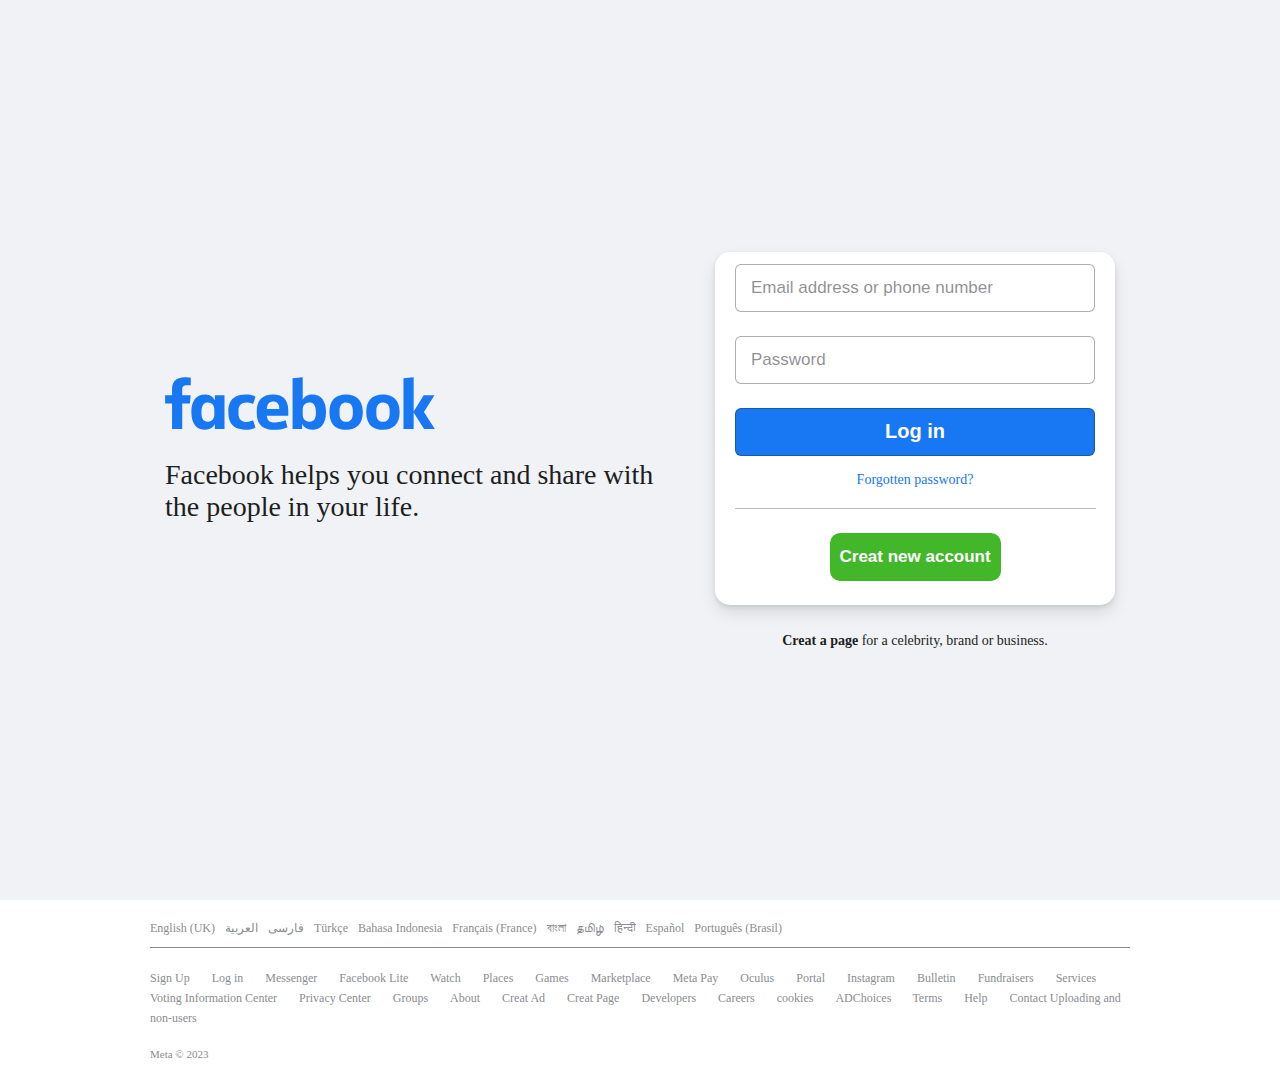
<file: index.html>
<!DOCTYPE html>
<html lang="en">

<head>
    <meta charset="UTF-8">
    <meta http-equiv="X-UA-Compatible" content="IE=edge">
    <meta name="viewport" content="width=device-width, initial-scale=1.0">
    <title>Facebook</title>
    <link rel="stylesheet" href="style.css">
    <link rel="icon" href="images/Facebook-logo111.png" type="icon/jpg">
    <link rel="stylesheet" href="https://cdnjs.cloudflare.com/ajax/libs/font-awesome/6.3.0/css/all.min.css"
        integrity="sha512-SzlrxWUlpfuzQ+pcUCosxcglQRNAq/DZjVsC0lE40xsADsfeQoEypE+enwcOiGjk/bSuGGKHEyjSoQ1zVisanQ=="
        crossorigin="anonymous" referrerpolicy="no-referrer" />
</head>

<body>
    <main>
        <section class="container_1">
            <div class="left">
                <img src="images/20210720031429!Facebook_Logo_(2019).svg" alt="">
                <p class="p_left">Facebook helps you connect and share with the people in your life.</p>
            </div>
            <div class="main_right">
                <div class="right">
                    <div class="top">
                        <form class="log_in" action="home.html" method="" id="form" onsubmit="return formValidate()">
                            <input type="text" name="" id="login_email" value=""
                                placeholder="Email address or phone number">
                            <small class="user_error" id="userError"></small>
                            <input type="password" name="" id="login_pass" value="" placeholder="Password">
                            <small class="pass_error" id="passError"></small>
                            <input type="submit" value="Log in">
                        </form>
                        <a href="" class="forgot">Forgotten password?</a>
                        <form id="no_refresh" action="" class="creat" onsubmit="return false">
                            <input id="creat_account" onclick="openPopUp()" type="submit" value="Creat new account">
                        </form>
                    </div>
                </div>
                <p class="p_left"><a href="">Creat a page</a> for a celebrity, brand or business.</p>
            </div>
        </section>
    </main>
    <footer id="foot">
        <ul class="lang">
            <li><a href="">English (UK)</a></li>
            <li><a href="">العربية</a></li>
            <li><a href="">فارسى</a></li>
            <li><a href="">Türkçe</a></li>
            <li><a href="">Bahasa Indonesia</a></li>
            <li><a href="">Français (France)</a></li>
            <li><a href="">বাংলা</a></li>
            <li><a href="">தமிழ்</a></li>
            <li><a href="">हिन्दी</a></li>
            <li><a href="">Español</a></li>
            <li><a href="">Português (Brasil)</a></li>
        </ul>
        <div class="data">
            <a href="">Sign Up</a>
            <a href="">Log in</a>
            <a href="">Messenger</a>
            <a href="">Facebook Lite</a>
            <a href="">Watch</a>
            <a href="">Places</a>
            <a href="">Games</a>
            <a href="">Marketplace</a>
            <a href="">Meta Pay</a>
            <a href="">Oculus</a>
            <a href="">Portal</a>
            <a href="">Instagram</a>
            <a href="">Bulletin</a>
            <a href="">Fundraisers</a>
            <a href="">Services</a>
            <a href="">Voting Information Center</a>
            <a href="">Privacy Center</a>
            <a href="">Groups</a>
            <a href="">About</a>
            <a href="">Creat Ad</a>
            <a href="">Creat Page</a>
            <a href="">Developers</a>
            <a href="">Careers</a>
            <a href="">cookies</a>
            <a href="">ADChoices <i class="fa-brands fa-google-play"></i></a>
            <a href="">Terms</a>
            <a href="">Help</a>
            <a href="">Contact Uploading and non-users</a>
        </div>
        <p>Meta © 2023</p>
    </footer>
    <div id="popUp" class="window">
        <section class="sec_2" id="">
            <div class="popup">
                <div class="title">
                    <div class="title_top">
                        <p>Sign Up</p>
                        <i class="fa-solid fa-xmark" id="" onclick="closePopUp()"></i>
                    </div>
                    <p class="tit_p">It's quick and easy</p>
                </div>
                <form action="home.html" class="user_name" onsubmit="return signUpValidate()">
                    <div class="firstdata">
                        <div class="fone">
                            <input type="text" name="fname" id="firstname" placeholder="First name">
                            <small class="f_name" id="f_nameError"></small>
                        </div>
                        <div class="fone">
                            <input type="text" name="sname" id="surname" placeholder="Surname">
                            <small class="s_name" id="s_nameError"></small>
                        </div>
                    </div>
                    <div action="" class="user_data">
                        <input type="text" name="mob_ema" id="mob_mail" placeholder="Mobile number or email address">
                        <small id="mail_error"></small>
                        <input type="password" name="passw" id="pass" placeholder="New password">
                        <small id="pass_error"></small>
                    </div>
                    <p class="date_birth">Date of birth <i class="fa-solid fa-circle-question"></i></p>
                    <div action="" class="birth">
                        <select name="day" id="days">
                            <option value="">1</option>
                            <option value="">2</option>
                            <option value="">3</option>
                            <option value="">4</option>
                            <option value="">5</option>
                            <option value="">6</option>
                            <option value="">7</option>
                            <option value="">8</option>
                            <option value="">9</option>
                            <option value="">10</option>
                            <option value="">11</option>
                            <option value="">12</option>
                            <option value="">13</option>
                            <option value="">14</option>
                            <option value="">15</option>
                            <option value="">16</option>
                            <option value="">17</option>
                            <option value="">18</option>
                            <option value="">19</option>
                            <option value="">20</option>
                            <option value="">21</option>
                            <option value="">22</option>
                            <option value="">23</option>
                            <option value="">24</option>
                            <option value="">25</option>
                            <option value="">26</option>
                            <option value="">27</option>
                            <option value="">28</option>
                            <option value="">29</option>
                            <option value="">30</option>
                            <option value="">31</option>
                        </select>
                        <select name="month" id="months">
                            <option value="">January</option>
                            <option value="">February</option>
                            <option value="">March</option>
                            <option value="">April</option>
                            <option value="">May</option>
                            <option value="">June</option>
                            <option value="">July</option>
                            <option value="">August</option>
                            <option value="">September</option>
                            <option value="">October</option>
                            <option value="">November </option>
                            <option value="">December</option>
                        </select>
                        <select name="year" id="years">
                            <option value="">2023</option>
                            <option value="">2022</option>
                            <option value="">2021</option>
                            <option value="">2020</option>
                            <option value="">2019</option>
                            <option value="">2018</option>
                            <option value="">2017</option>
                            <option value="">2016</option>
                            <option value="">2015</option>
                            <option value="">2014</option>
                            <option value="">2013</option>
                            <option value="">2012</option>
                            <option value="">2011</option>
                            <option value="">2010</option>
                            <option value="">2009</option>
                            <option value="">2008</option>
                            <option value="">2007</option>
                            <option value="">2006</option>
                            <option value="">2005</option>
                            <option value="">2004</option>
                        </select>
                    </div>
                    <p class="date_birth">Gender <i class="fa-solid fa-circle-question"></i></p>
                    <div class="gender">
                        <div class="allgend">
                            <label for="fema">Female</label>
                            <input type="radio" name="gend" id="fema">
                        </div>
                        <div class="allgend">
                            <label for="mal">Male</label>
                            <input type="radio" name="gend" id="mal">
                        </div>
                        <div class="allgend">
                            <label for="cust">Custom</label>
                            <input type="radio" name="gend" id="cust">
                        </div>
                    </div>
                    <p class="lower">People who use our service may have uploaded your contact information to Facebook.
                        <a href=""> Learn more.</a></p>
                    <p class="lower">By clicking Sign Up, you agree to our <a href="">Terms,</a><a href="">Privacy
                            Policy</a> and <a href="">Cookies Policy.</a> You may receive SMS notifications from us and
                        can opt out at any time</p>
                    <div class="sign_up">
                        <input type="submit" value="Sign Up">
                    </div>
                </form>
            </div>
        </section>
    </div>
    <script src="main.js"></script>
</body>

</html>
</file>
<file: style.css>
@font-face {
    Font-Family: "SF Pro Display Regular";
    src: url(fonts/FontsFree-Net-SFProDisplay-Regular.ttf),
        format("truetype/.ttf")
}

* {
    box-sizing: border-box;
    margin: 0;
    padding: 0;
}

body {
    position: relative;
}

main {
    height: 78vh;
    background-color: #F0F2F5;
}

main .container_1 {
    height: 100%;
    width: 980px;
    margin: 0 auto;
    display: flex;
    justify-content: space-around;
    align-items: center;
}

main .container_1 .left {
    width: 50%;
}

main .container_1 .left img {
    width: 270px;
}

main .container_1 .left .p_left {
    font-size: 28px;
    color: #1c1e21;
    margin-top: 25px;
}

main .container_1 .main_right {
    width: 40%;
}

main .container_1 .right {
    width: 100%;
    background-color: white;
    box-shadow: rgba(0, 0, 0, 0.1) 0px 2px 4px 0px, rgba(0, 0, 0, 0.1) 0px 8px 16px 0px;
    border-radius: 15px;
    display: flex;
    flex-direction: column;
    align-items: center;
}

main .container_1 .right .top {
    width: 95%;
}

main .container_1 .right .log_in {
    display: flex;
    flex-direction: column;
}

main .container_1 .right .log_in input {
    height: 48px;
    outline: none;
    border-style: none;
    border: 1px solid hsla(220, 17%, 14%, 0.37);
    border-radius: 6px;
    margin: 12px 10px;
    font-size: 17px;
    padding-left: 15px;
}

main .container_1 .right .log_in input::placeholder {
    color: #1d212981;
}

main .container_1 .right .log_in [type="text"]:focus,
main .container_1 .right .log_in [type="password"]:focus {
    border-color: #1877f2;
}

main .container_1 .right .log_in [type="submit"] {
    background-color: #1877f2;
    color: white;
    font-size: 20px;
    font-weight: bold;
    margin-bottom: 16px;
    text-align: center;
    padding: 0;
}

main .container_1 .right .log_in [type="submit"]:hover {
    background-color: #166fe5;
    cursor: pointer;
}

.user_error,
.pass_error {
    padding-left: 15px;
    color: red;
}

main .container_1 .right .top a {
    display: block;
    width: 95%;
    text-align: center;
    margin: 0 auto 20px auto;
    padding-bottom: 20px;
    font-size: 14px;
    text-decoration: none;
    color: #1877f2;
    border-bottom: 1px solid #1c1e214f;

}

main .container_1 .right .top a:hover {
    text-decoration: underline;
}

main .container_1 .right .creat {
    width: 45%;
    margin: 24px auto;
}

main .container_1 .right .creat input {
    width: 100%;
    height: 48px;
    background-color: #42b72a;
    outline: none;
    border-style: none;
    color: white;
    font-size: 17px;
    font-weight: bold;
    border-radius: 10px;
    padding: 10px;
}

main .container_1 .right .creat input:hover {
    background-color: #36a420;
    cursor: pointer;
}

main .container_1 .main_right p {
    font-size: 14px;
    text-align: center;
    color: #1c1e21;
    margin-top: 28px;
}

main .container_1 .main_right p a {
    text-decoration: none;
    font-weight: bold;
    color: #1c1e21;
}

footer ul {
    width: 980px;
    margin: 20px auto;
    list-style-type: none;
    display: flex;
    justify-content: flex-start;
    border-bottom: 1px solid #8a8d91;
}

footer ul li {
    font-size: 12px;
    padding: 1px 10px 1px 0;
    margin-bottom: 10px;
}

footer ul li a {
    color: #8a8d91;
    text-decoration: none;
}

footer .data {
    width: 980px;
    margin: 20px auto;
}

footer .data a {
    font-size: 12px;
    color: #8a8d91;
    text-decoration: none;
    padding: 1px 18px 1px 0;
    line-height: 19px;
}

footer p {
    width: 980px;
    margin: 0 auto 20px auto;
    font-size: 11px;
    color: #8a8d91;
}

/*     Section 2 Popup     */
.window {
    display: none;
}

.sec_2 {
    position: absolute;
    top: 0;
    left: 0;
    right: 0;
    bottom: 0;
    height: 100vh;
    background-color: rgba(255, 255, 255, 0.75);
    display: flex;
    justify-content: center;
    align-items: center;
}

.sec_2 .popup {
    width: 423px;
    background-color: white;
    border-radius: 8px;
    box-shadow: rgba(0, 0, 0, 0.1) 0px 2px 4px 0px, rgba(0, 0, 0, 0.1) 0px 8px 16px 0px;
}

.sec_2 .popup .title {
    border-bottom: 1px solid #8a8d91;
}

.sec_2 .popup .title_top {
    display: flex;
    justify-content: space-between;
    align-items: center;
    padding: 10px 10px 5px 10px;
}

.sec_2 .popup .title_top p {
    font-size: 32px;
    color: #1c1e21;
    font-weight: bold;
}

.sec_2 .popup .title_top .fa-xmark {
    font-size: 24px;
    color: #1c1e21a8;
}

.sec_2 .popup .title .tit_p {
    font-size: 15px;
    color: #606770;
    padding: 0 10px 10px 10px;
}

.sec_2 .popup .user_name {
    margin-top: 16px;
    display: flex;
    flex-direction: column;
    justify-content: space-around;
}

.sec_2 .popup .user_name .firstdata {
    display: flex;
    justify-content: space-around;
}

.sec_2 .popup .user_name .firstdata .fone {
    width: 45%;
    display: flex;
    flex-direction: column;
}

.sec_2 .popup .user_name .firstdata .fone small {
    padding: 10px 0 0 0;
    color: red;
}

.sec_2 .popup .firstdata [type="text"] {
    width: 100%;
    height: 40px;
    background-color: #F5F6F7;
    border-radius: 5px;
    outline: none;
    border-style: none;
    border: 1px solid rgba(138, 141, 145, 0.50);
}

.sec_2 .popup .user_name input::placeholder {
    font-size: 15px;
    color: rgba(28, 30, 33, 0.7);
    padding-left: 10px;
}

.sec_2 .popup .user_data {

    display: flex;
    flex-direction: column;
    align-items: center;
}

.sec_2 .popup .user_data input {
    width: 95%;
    height: 40px;
    background-color: #F5F6F7;
    border-radius: 5px;
    margin-top: 10px;
    outline: none;
    border-style: none;
    border: 1px solid rgba(138, 141, 145, 0.50);
}

.sec_2 .popup .user_data input::placeholder {
    font-size: 15px;
    color: rgba(28, 30, 33, 0.7);
    padding-left: 10px;
}

.sec_2 .popup .user_data small {
    align-self: flex-start;
    color: red;
    padding: 5px 0 0 10px;
}

.sec_2 .popup .date_birth {
    margin: 15px 0px 5px 10px;
    font-size: 12px;
    color: #606770;
}

.sec_2 .popup .birth {
    display: flex;
    justify-content: space-around;
}

.sec_2 .popup .birth select {
    width: 28%;
    height: 36px;
    font-size: 15px;
    color: #1c1e21;
    margin-top: 0px;
    border-radius: 5px;
    outline: none;
    border-style: none;
    border: 1px solid rgba(138, 141, 145, 0.50);
}

.sec_2 .popup .gender {
    display: flex;
    justify-content: space-around;
}

.sec_2 .popup .gender .allgend {
    width: 28%;
    height: 36px;
    font-size: 15px;
    color: #1c1e21;
    margin-top: 0px;
    border-radius: 5px;
    outline: none;
    border-style: none;
    border: 1px solid rgba(138, 141, 145, 0.50);
    display: flex;
    justify-content: space-between;
    align-items: center;
    padding: 5px;
}

.sec_2 .popup .lower {
    font-size: 11px;
    color: #777777;
    margin: 10px 0 20px 10px;
}

.sec_2 .popup .lower a {
    text-decoration: none;
    color: #385898;
}

.sec_2 .popup .lower a:hover {
    text-decoration: underline;
}

.sec_2 .popup .sign_up {
    width: 100%;
    display: flex;
    justify-content: center;
}

.sec_2 .popup .sign_up input {
    width: 194px;
    height: 36px;
    border-radius: 5px;
    outline: none;
    border-style: none;
    background-color: #00a400;
    margin-bottom: 26px;
    font-size: 18px;
    font-weight: bold;
    color: white;
}




/* Media queries */

@media (min-width:600px) and (max-width:1367px) {
    main {
        height: 100vh;
    }

    main .container_1 {
        height: 100%;
        width: 1000px;
    }
}
</file>
